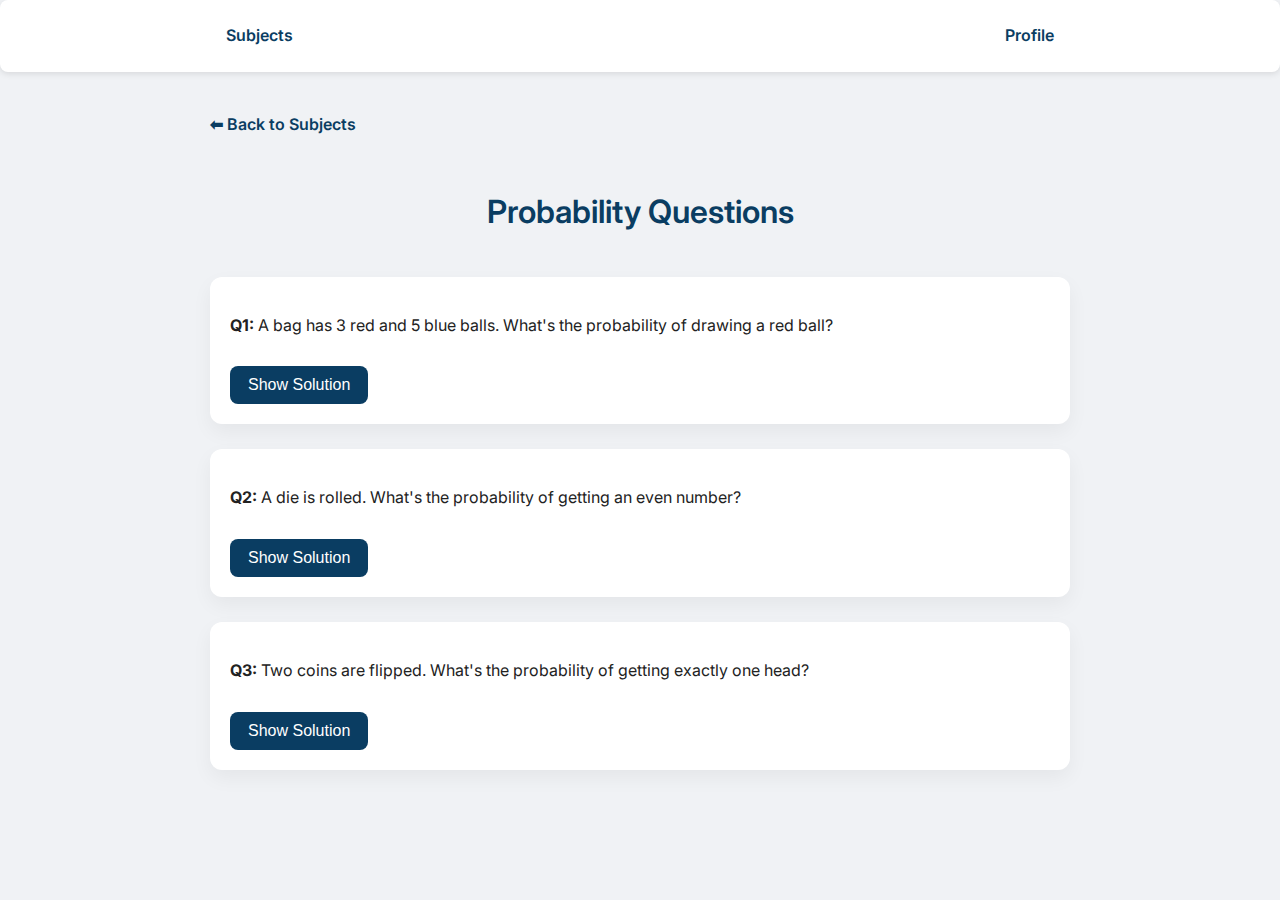
<file: probability.html>
<!DOCTYPE html>
<html lang="en">
<head>
  <meta charset="UTF-8" />
  <meta name="viewport" content="width=device-width, initial-scale=1" />
  <title>Probability Questions</title>
  <link rel="stylesheet" href="style.css" />
</head>
<body>
  <nav>
    <div class="nav-container">
      <a href="index.html">Subjects</a>
      <a href="#">Profile</a>
    </div>
  </nav>

  <div class="container">
    <a class="back-link" href="index.html">⬅ Back to Subjects</a>
    <h1>Probability Questions</h1>
    <div id="questions"></div>
  </div>

  <script src="script.js"></script>
</body>
</html>
</file>
<file: style.css>
/* Import Google Font */
@import url('https://fonts.googleapis.com/css2?family=Inter:wght@400;600&display=swap');

* {
  box-sizing: border-box;
}

body {
  font-family: 'Inter', sans-serif;
  background: #f0f2f5;
  color: #222;
  margin: 0;
  padding: 0;
  line-height: 1.6;
}

.container {
  max-width: 900px;
  margin: 40px auto;
  padding: 0 20px;
}

h1 {
  font-weight: 600;
  text-align: center;
  margin-bottom: 40px;
  color: #0a3d62;
}

/* Navbar */
nav {
  background: #fff;
  box-shadow: 0 2px 6px rgb(0 0 0 / 0.1);
  padding: 15px 0;
  margin-bottom: 30px;
  border-radius: 8px;
}

nav .nav-container {
  max-width: 900px;
  margin: 0 auto;
  padding: 0 20px;
  display: flex;
  justify-content: space-between;
  align-items: center;
}

nav a {
  color: #0a3d62;
  font-weight: 600;
  text-decoration: none;
  padding: 8px 16px;
  border-radius: 6px;
  transition: background-color 0.3s ease;
}

nav a:hover {
  background-color: #0a3d62;
  color: white;
}

/* Subject list */
ul.subject-list {
  list-style: none;
  padding: 0;
  display: grid;
  grid-template-columns: repeat(auto-fit, minmax(200px, 1fr));
  gap: 25px;
}

ul.subject-list li {
  background: #fff;
  border-radius: 12px;
  box-shadow: 0 8px 20px rgb(0 0 0 / 0.07);
  transition: transform 0.2s ease;
}

ul.subject-list li:hover {
  transform: translateY(-5px);
}

ul.subject-list li a {
  display: block;
  padding: 30px 20px;
  font-size: 1.2rem;
  text-align: center;
  color: #0a3d62;
}

/* Questions page styling */
.question {
  background: #fff;
  border-radius: 12px;
  padding: 20px;
  margin-bottom: 25px;
  box-shadow: 0 8px 20px rgb(0 0 0 / 0.05);
  transition: box-shadow 0.3s ease;
}

.question:hover {
  box-shadow: 0 12px 30px rgb(0 0 0 / 0.1);
}

.solution {
  display: none;
  margin-top: 15px;
  font-weight: 500;
  color: #27ae60;
  line-height: 1.4;
}

button {
  cursor: pointer;
  background-color: #0a3d62;
  color: white;
  border: none;
  padding: 10px 18px;
  font-size: 1rem;
  border-radius: 8px;
  margin-top: 12px;
  transition: background-color 0.3s ease;
  user-select: none;
}

button:hover {
  background-color: #05416a;
}

/* Back link */
.back-link {
  display: inline-block;
  margin-bottom: 25px;
  color: #0a3d62;
  text-decoration: none;
  font-weight: 600;
  border-bottom: 2px solid transparent;
  transition: border-color 0.3s ease;
}

.back-link:hover {
  border-color: #0a3d62;
}
</file>
